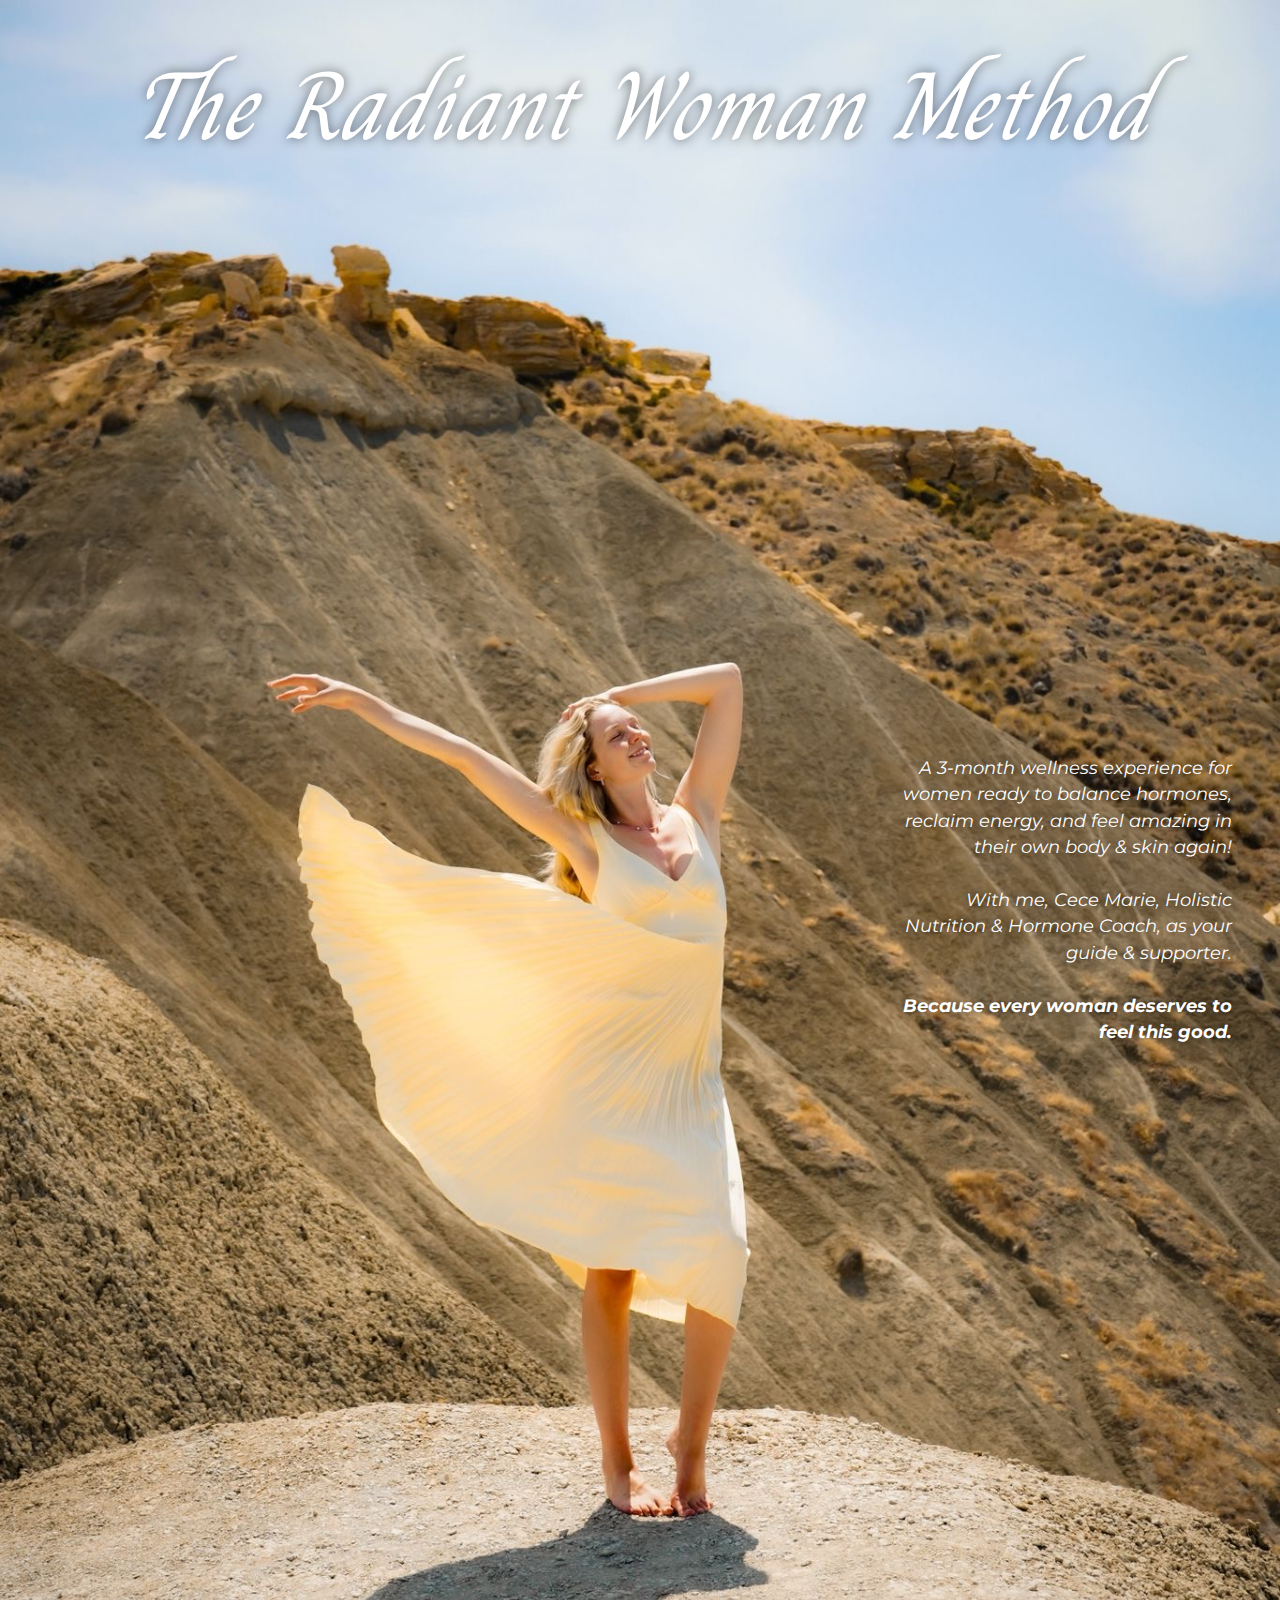
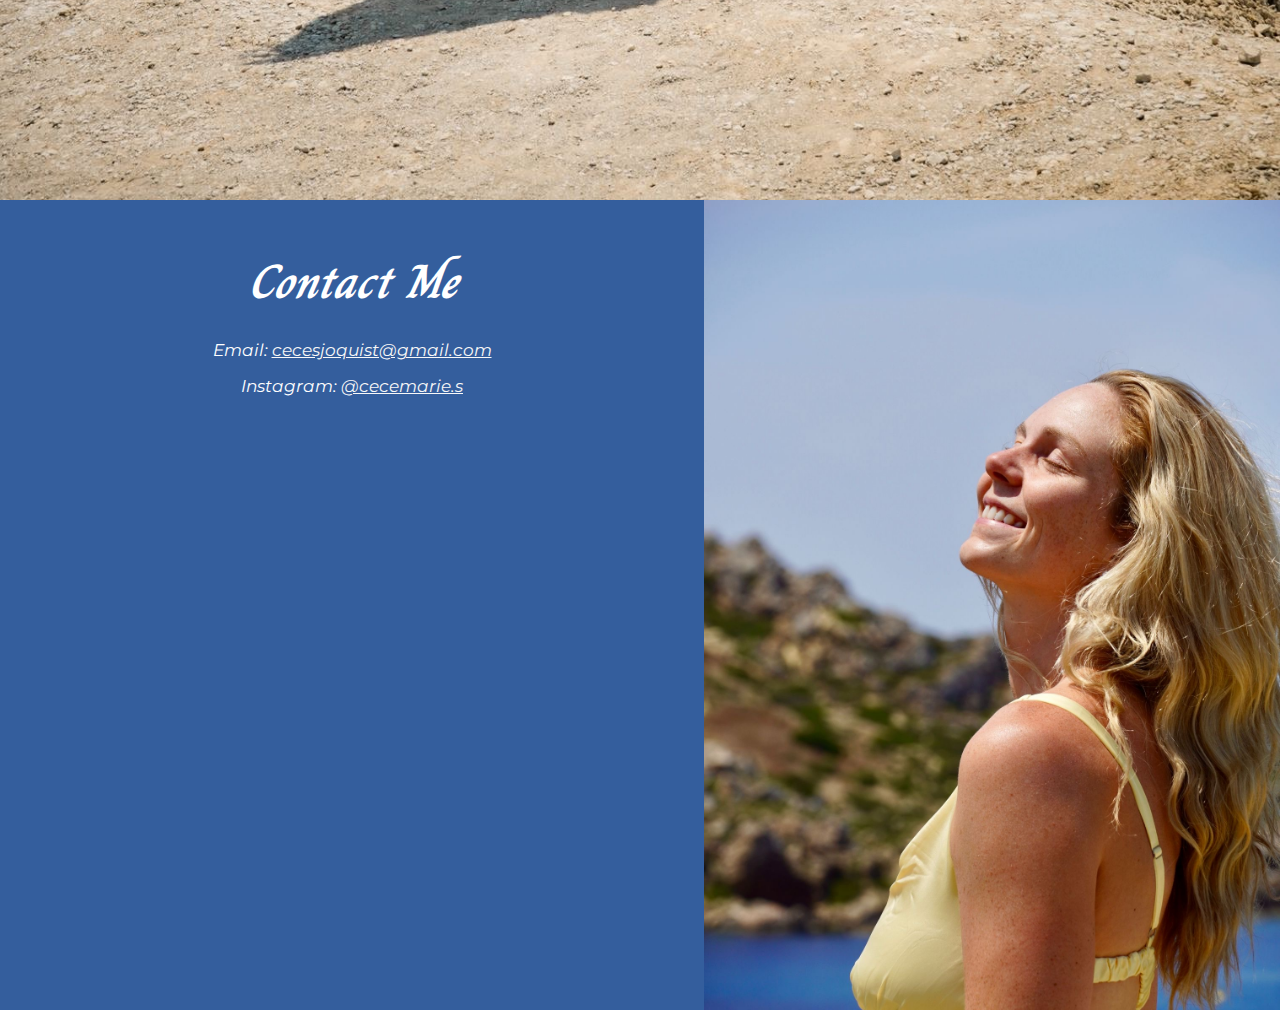
<file: index.html>
<!DOCTYPE html>
<html lang="en">
<head>
  <meta charset="utf-8">
  <title>The Radiant Woman Method</title>
  <meta name="viewport" content="width=device-width,initial-scale=1">
  <link rel="preconnect" href="https://fonts.gstatic.com" crossorigin>
  <link href="https://fonts.googleapis.com/css2?family=Montserrat:ital,wght@0,100..900;1,100..900&display=swap" rel="stylesheet">
  <link rel="preconnect" href="https://fonts.googleapis.com">
  <link rel="preconnect" href="https://fonts.gstatic.com" crossorigin>
  <link href="https://fonts.googleapis.com/css2?family=Charm:wght@400;700&display=swap" rel="stylesheet">

  <style>
    :root { --brand-blue:#345e9d; --white:#fff; }
    *{box-sizing:border-box;margin:0;padding:0;}
    body{font-family:Helvetica,Arial,sans-serif;line-height:1.4;color:#222;}

    /* HERO (full‑bleed photo with floating copy) */
    .hero {
	position:relative;
	height:200vh;
	min-height:420px;
	overflow:hidden;
    }

    .hero img {
	position:absolute;
	inset:0;
	width:100%;
	height:100%;
	object-fit:cover;
    }

    .hero__title {
	position:absolute;
	top:2rem;
	left:50%;
	transform:translateX(-50%);
	font:clamp(2rem,10vw,6rem) "Charm",serif;
	font-style: italic;
	color:var(--white);
	text-shadow:0 0 12px #0008;white-space:nowrap;
    }

    .hero__blurb {
	position:absolute;
	top:50%;
	right:3rem;
	transform:translateY(-50%);
        max-width:28ch;
	text-align:right;
	font-size:1.1rem;
	line-height:1.5;
	font-family: "Montserrat",serif;
	font-style: italic;
        color:var(--white);
	text-shadow:0 0 8px #0007;
    }

    @media (max-width:700px){      /* keep text from falling off on phones */
      .hero{height:200vh;}
      .hero__blurb{
	top:50%;
	right:3rem;
	transform:translateY(-50%);
	text-align:right;
      }
    }

    /* CONTACT SPLIT */
    .contact {
	display:flex;
	height:90vh;
    }

    .contact__info {
	flex:1 1 55%;
	background:var(--brand-blue);
	color:var(--white);
        display:flex;
	flex-direction:column;
	justify-content:top;
	align-items:center;
        padding:3rem 2rem;
	text-align:center;
    }

    .contact__info h2{
        font-family:"Charm",serif;
	font-weight:600;
        font-size:clamp(1.8rem,4vw,3rem);
	font-style: italic;
	margin-bottom:1.5rem;
    }

    .contact__info p {
        font-family:"Montserrat",serif;
	margin-bottom:.75rem;
	font-size:1.05rem;
	font-style: italic;
    }

    .contact__img {
	flex:1 1 45%;
    }

    .contact__img img {
	width:100%;
	height:100%;
	object-fit:cover;

    }

  </style>
</head>

<body>

  <!-- HERO -->
  <section class="hero">
    <img src="hero.jpeg" alt="Cece dancing in yellow dress on a sun‑baked hill">
    <h1 class="hero__title">The Radiant Woman Method</h1>
    <p class="hero__blurb">
      A 3‑month wellness experience for women ready to balance hormones, reclaim energy, and feel amazing in their own body&nbsp;&amp;&nbsp;skin again!<br><br>
      With me, Cece Marie, Holistic Nutrition&nbsp;&amp;&nbsp;Hormone Coach, as your guide &amp; supporter.<br><br>
      <strong>Because every woman deserves to feel this good.</strong>
    </p>
  </section>

  <!-- CONTACT -->
  <section class="contact">
    <div class="contact__info">
      <h2>Contact&nbsp;Me</h2>
      <p>Email:
	<a style="color:#f8f8f8;text-decoration:underline;">cecesjoquist@gmail.com </a>
	</p>
      <p>Instagram: <a href="https://instagram.com/cecemarie.s" target="_blank"
	style="color:#f8f8f8;text-decoration:underline;">@cecemarie.s</a></p>
    </div>
    <div class="contact__img">
      <img src="contact.jpeg" alt="Cece smiling near the sea">
    </div>
  </section>

</body>
</html>
</file>
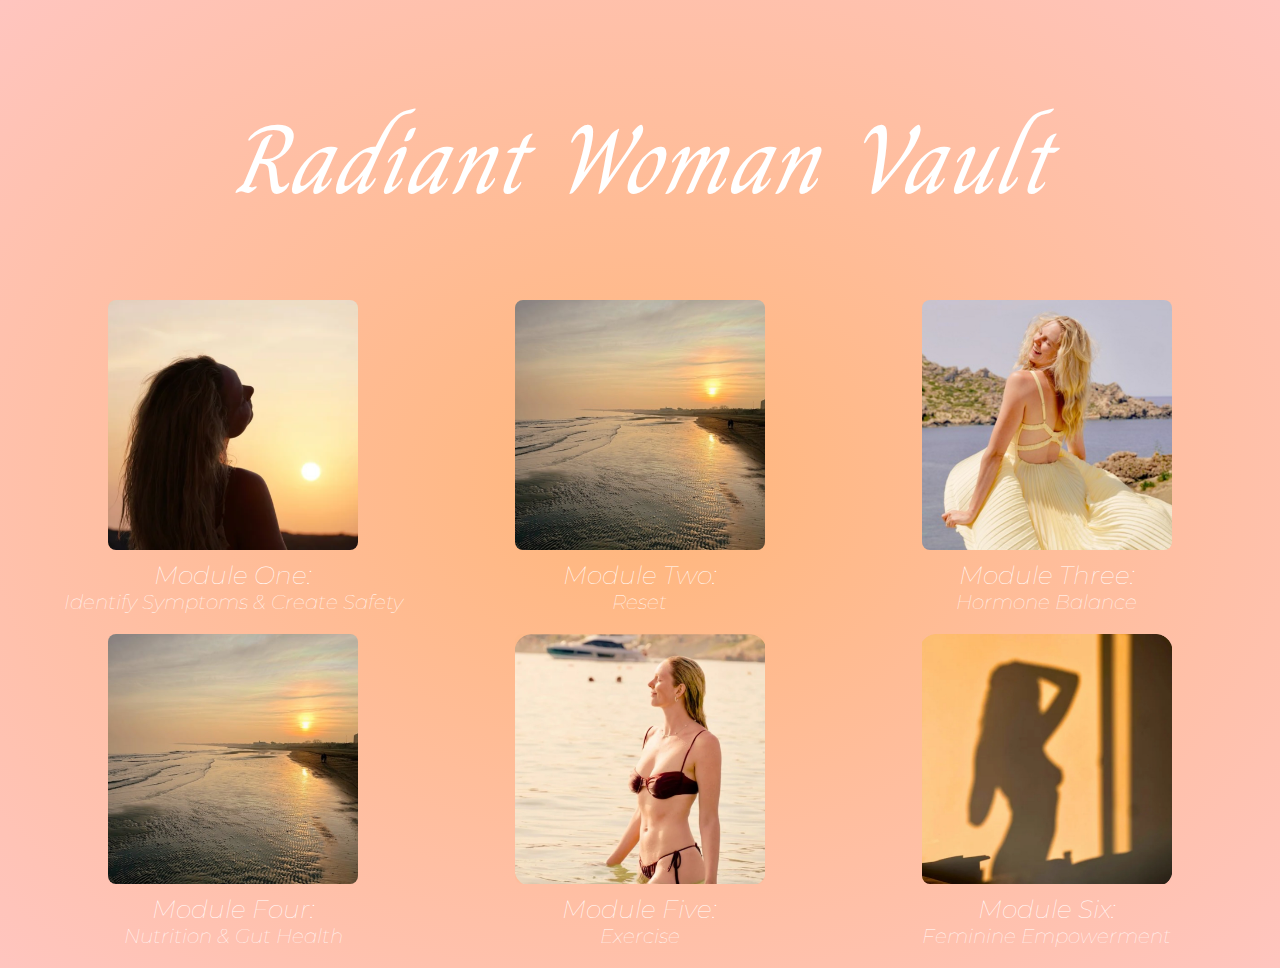
<file: cecewebsitetest.html>
<!DOCTYPE html>
<html lang="en">
<head>
  <meta charset="UTF-8" />
  <meta name="viewport" content="width=device-width, initial-scale=1.0" />
  <title>Radiant Woman Method Vault</title>

  <!-- Fonts -->
  <link rel="preconnect" href="https://fonts.googleapis.com" />
  <link rel="preconnect" href="https://fonts.gstatic.com" crossorigin />
  <link href="https://fonts.googleapis.com/css2?family=Charm:wght@400;700&family=Montserrat:ital,wght@0,100..900;1,100..900&display=swap" rel="stylesheet" />

  <!-- Styles -->
  <link rel="stylesheet" href="styles.css" />
</head>
<body>
  <div class="container">
    <h1>Radiant Woman Vault</h1>
    <div class="grid">
      <div class="module">
        <img src="RW_M1.jpeg" alt="Module 1" />
        <a href="rw_week1.html">Module One:</a> Identify Symptoms & Create Safety
      </div>
      <div class="module">
        <img src="RW_M2.jpeg" alt="Module 2" />
        <a href="week2.html">Module Two:</a> Reset
      </div>
      <div class="module">
        <img src="RW_M3.jpeg" alt="Module 3" />
        <a href="week3.html">Module Three:</a> Hormone Balance
      </div>
      <div class="module">
        <img src="RW_M4.jpeg" alt="Module 4" />
        <a href="week4.html">Module Four:</a> Nutrition & Gut Health
      </div>
      <div class="module">
        <img src="RW_M5.jpeg" alt="Module 5" />
        <a href="week5.html">Module Five:</a> Exercise
      </div>
      <div class="module">
        <img src="RW_M6.jpeg" alt="Module 6" />
        <a href="week6.html">Module Six:</a> Feminine Empowerment
      </div>
    </div>
  </div>
</body>
</html>
</file>
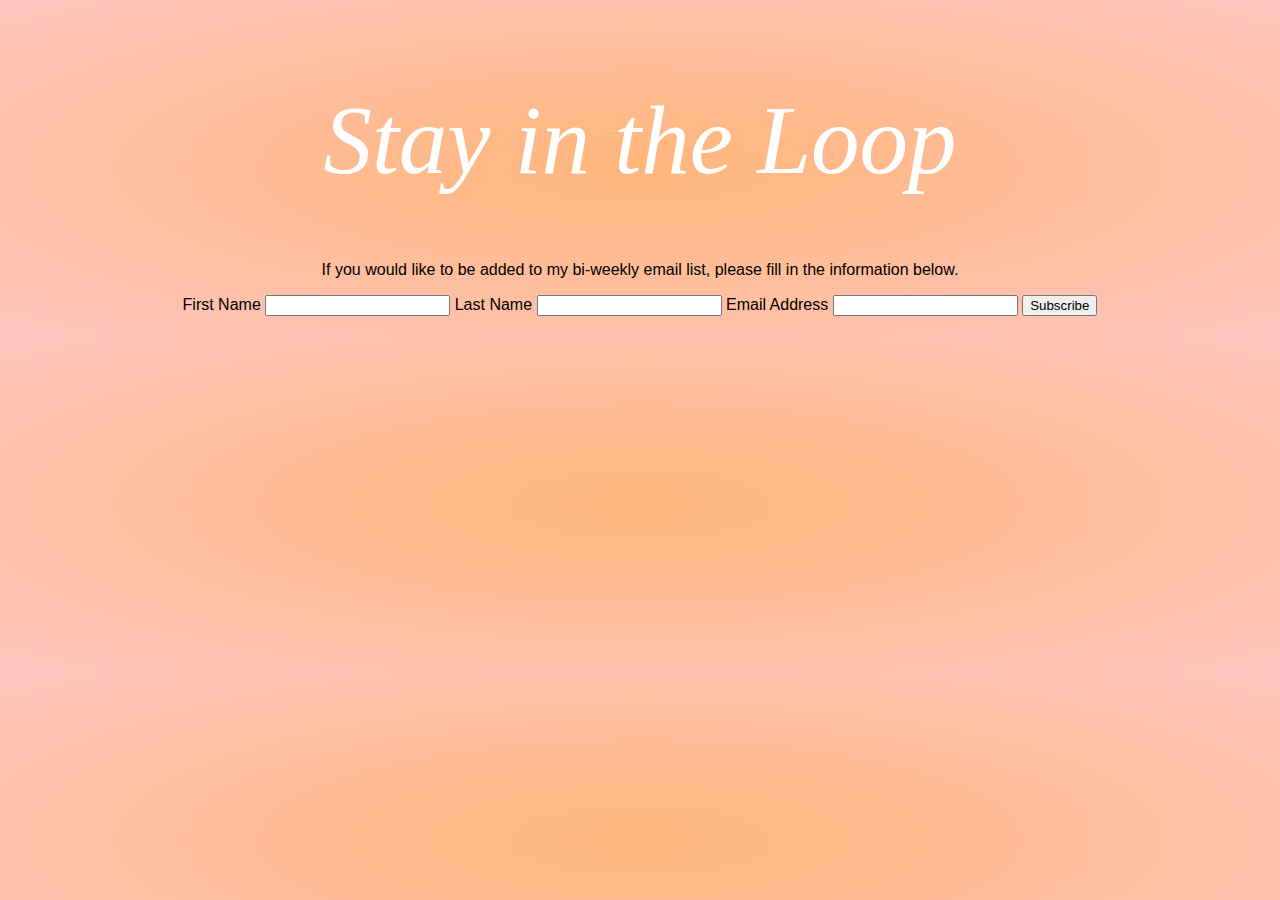
<file: contactform.html>
<!DOCTYPE html>
<html lang="en">
<head>
  <meta charset="UTF-8" />
  <meta name="viewport" content="width=device-width, initial-scale=1.0" />
  <title>Contact Form</title>
  <link rel="stylesheet" href="/styles.css" />
  
  <!-- Styles -->
  <link rel="stylesheet" href="styles.css" />
  
</head>
<body>
  <h1>Stay in the Loop</h1>
  <p>If you would like to be added to my bi-weekly email list, please fill in the information below.</p>

  <form action="https://formsubmit.co/your@email.com" method="POST">
    <label for="first-name">First Name</label>
    <input type="text" id="first-name" name="first name" required />

    <label for="last-name">Last Name</label>
    <input type="text" id="last-name" name="last name" required />

    <label for="email">Email Address</label>
    <input type="email" id="email" name="email" required />

    <!-- Optional redirect after submit -->
    <input type="hidden" name="_redirect" value="https://cecemaire.com/thank-you.html">
    <!-- Optional: disable captcha -->
    <input type="hidden" name="_captcha" value="false">

    <button type="submit">Subscribe</button>
  </form>
</body>
</html>
</file>
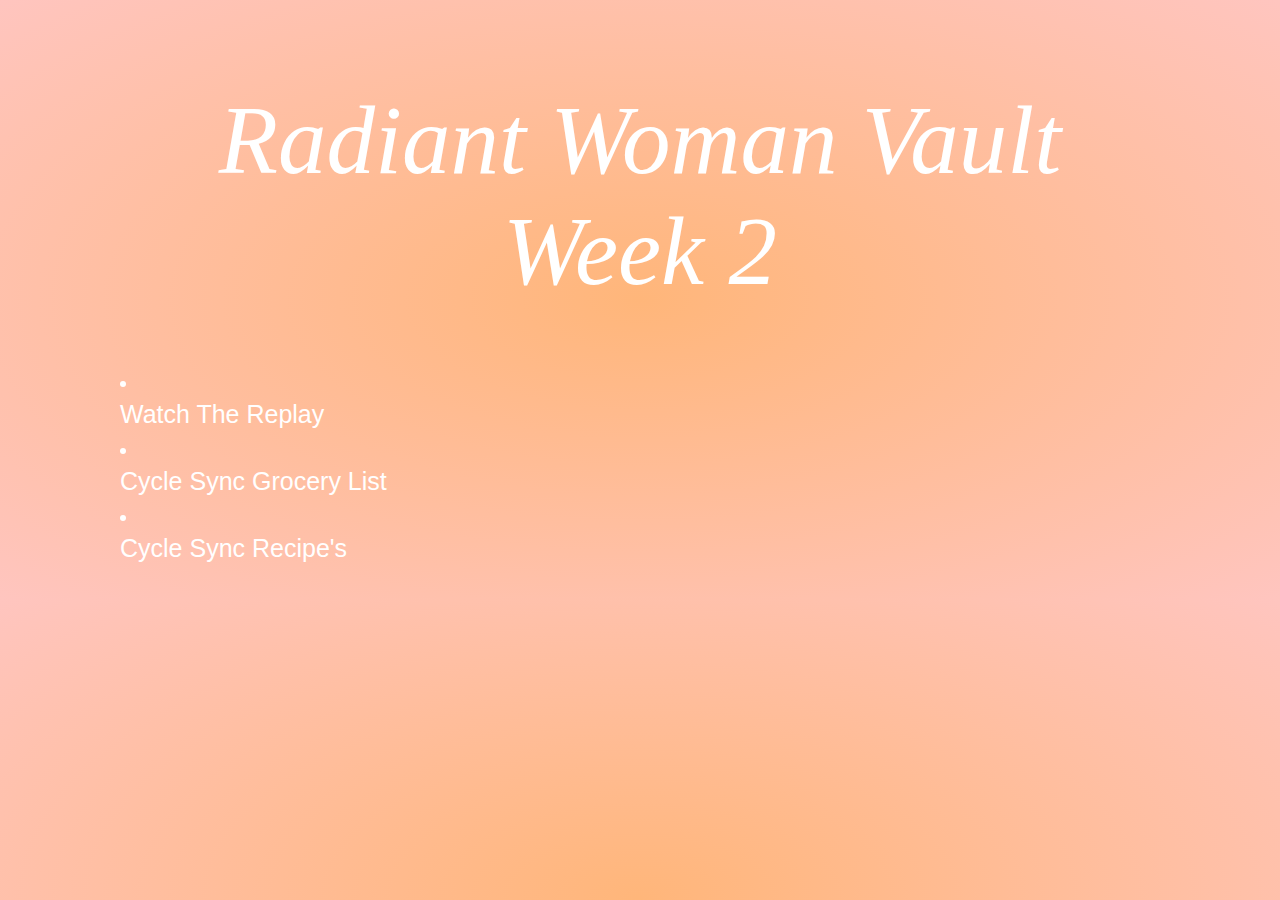
<file: re_week2.html>
<!DOCTYPE html>
<html lang="en">
<head>
  <meta charset="UTF-8" />
  <meta name="viewport" content="width=device-width, initial-scale=1.0" />
  <title>Radiant Woman Vault - Week 2</title>
  <link rel="stylesheet" href="styles.css" />
</head>
<body>
  <h1>Radiant Woman Vault<br>Week 2</h1>
  <ul>
    <li><a href="https://youtu.be/8On4UujdgzE">Watch The Replay</a></li>
    <li><a href="cycle sync grocery list.pdf">Cycle Sync Grocery List</a></li>
    <li><a href="Recipe's.pdf">Cycle Sync Recipe's</a></li>
  </ul>
</body>
</html>
</file>
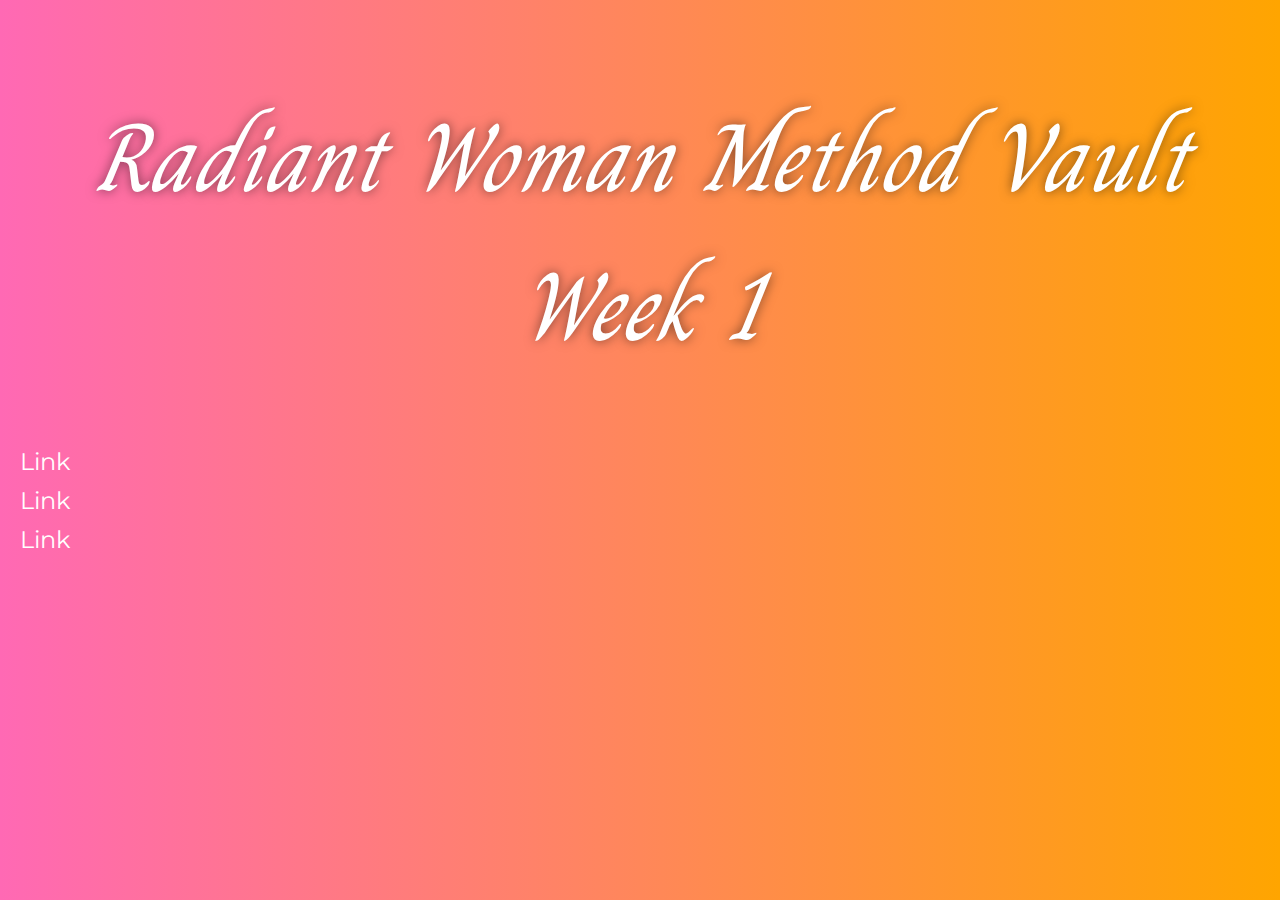
<file: rw-week1.html>
<!DOCTYPE html>
<html lang="en">
<head>
    <meta charset="UTF-8">
    <meta name="viewport" content="width=device-width, initial-scale=1.0">
    <title>Radiant Woman Method Vault - Week 1</title>
    <meta name="viewport" content="width=device-width,initial-scale=1">
    <link rel="preconnect" href="https://fonts.gstatic.com" crossorigin>
    <link href="https://fonts.googleapis.com/css2?family=Montserrat:ital,wght@0,100..900;1,100..900&display=swap" rel="stylesheet">
    <link rel="preconnect" href="https://fonts.googleapis.com">
    <link rel="preconnect" href="https://fonts.gstatic.com" crossorigin>
    <link href="https://fonts.googleapis.com/css2?family=Charm:wght@400;700&display=swap" rel="stylesheet">


    <style>
        body {
            background: linear-gradient(to right, #ff69b4, #ffa500);
            text-align: center;
            margin: 0;
            padding: 20px;
        }

        h1 {
	    font:clamp(2rem,10vw,6rem) "Charm",serif;
	    font-style: italic;
	    color:var(--white);
	    text-shadow:0 0 12px #0008;white-space:nowrap;
            color: #fff;

        }

        ul {
	    //font-family: "Montserrat",serif;
            list-style-type: none;
            padding: 0;
        }

        li {
	    font-family: "Montserrat",serif;
            font-size: 1.5em;
            margin: 10px 0;
	    text-align: left;
        }

        a {
	    font-family: "Montserrat",serif;
            color: #fff;
            text-decoration: none;

        }

        a:hover {
                text-decoration: underline;
        }

    </style>
</head>
<body>
    <h1>Radiant Woman Method Vault<br>Week 1</h1>
    <ul>
        <li><a href="#">Link</a></li>
        <li><a href="#">Link</a></li>
        <li><a href="#">Link</a></li>
    </ul>
</body>
</html>
</file>
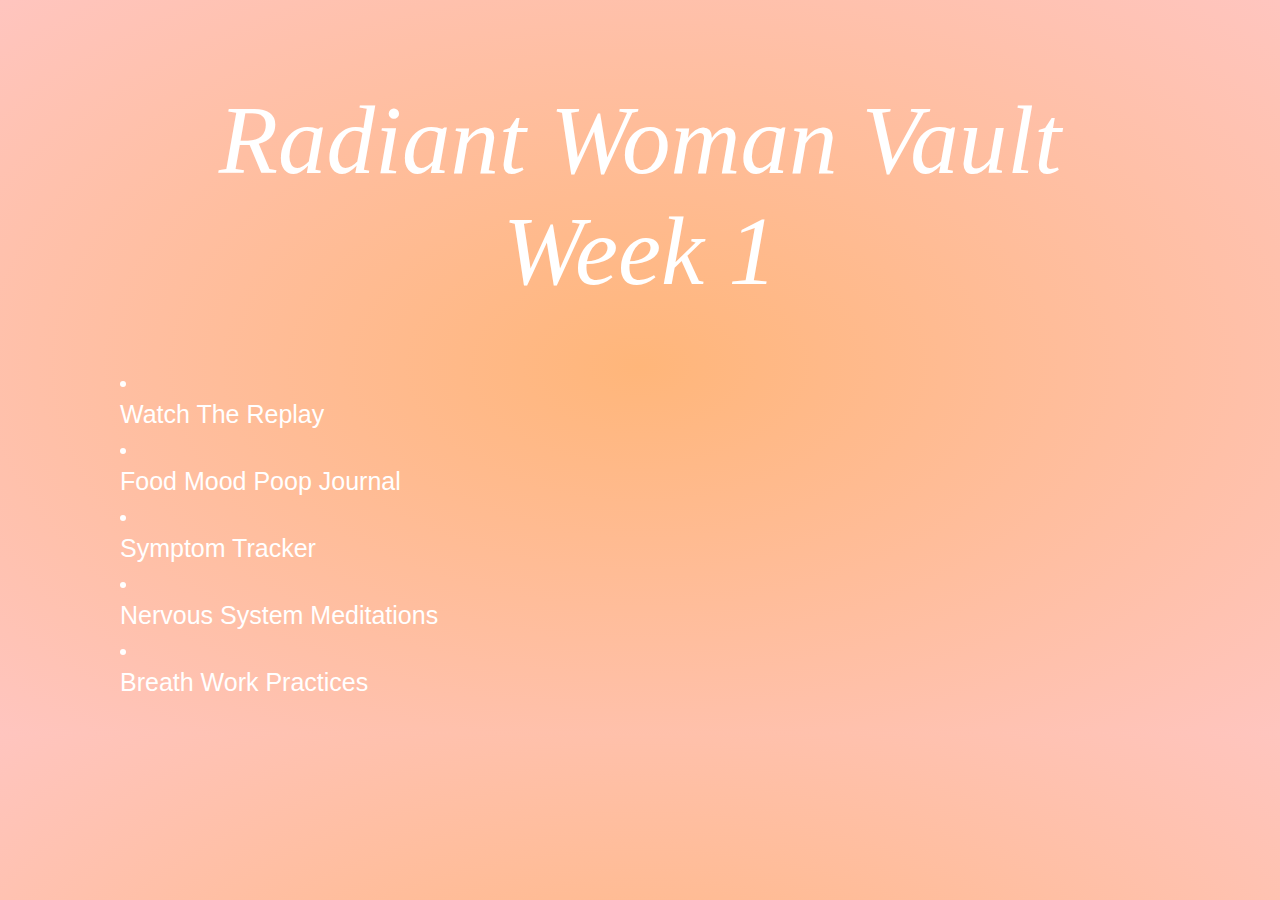
<file: rw_week1.html>
<!DOCTYPE html>
<html lang="en">
<head>
  <meta charset="UTF-8" />
  <meta name="viewport" content="width=device-width, initial-scale=1.0" />
  <title>Radiant Woman Vault - Week 1</title>
  <link rel="stylesheet" href="styles.css" />
</head>
<body>
  <h1>Radiant Woman Vault<br>Week 1</h1>
  <ul>
    <li><a href="https://drive.google.com/file/d/1-c4BRGL3UDiPE2dQ-IAfW2vR_Pg5Papd/view">Watch The Replay</a></li>
    <li><a href="https://www.canva.com/design/DAGtLvhfh5Y/jNJETFRrIRyefRrdMpfQIg/edit">Food Mood Poop Journal</a></li>
    <li><a href="https://www.canva.com/design/DAGrk8-M9ig/bX_v72mjJpJanYzl-LjGgw/edit">Symptom Tracker</a></li>
    <li><a href="https://www.youtube.com/playlist?list=PLTGDbUhoebtfZuwyQvuEMFk-EcW7tKg7T">Nervous System Meditations</a></li>
    <li><a href="https://www.youtube.com/playlist?list=PLTGDbUhoebtc1JNnXKvE8rn0syXHZqzsv">Breath Work Practices</a></li>
  </ul>
</body>
</html>
</file>
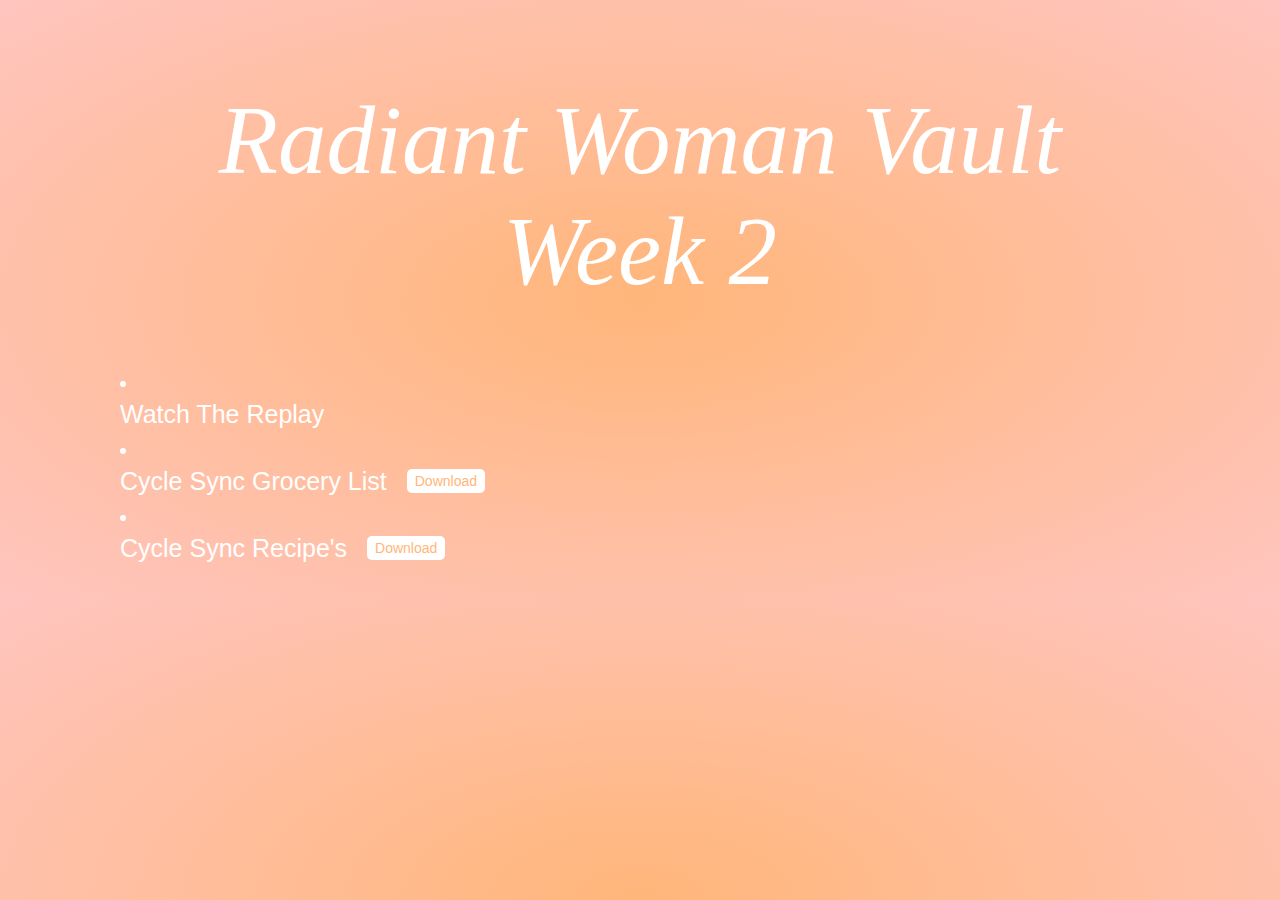
<file: rw_week2.html>
<!DOCTYPE html>
<html lang="en">
<head>
  <meta charset="UTF-8" />
  <meta name="viewport" content="width=device-width, initial-scale=1.0" />
  <title>Radiant Woman Vault - Week 2</title>
  <link rel="stylesheet" href="styles.css" />
</head>
<body>
  <h1>Radiant Woman Vault<br>Week 2</h1>
<ul>
  <li><a href="https://youtu.be/8On4UujdgzE"target="_blank">Watch The Replay</a></li>

  <li>
  <div style="display: flex; align-items: center; gap: 20px;">
      <a href="cycle sync grocery list.pdf" target="_blank" style="white-space: nowrap;">
        Cycle Sync Grocery List
      </a>
      <a href="cycle sync grocery list.pdf" download 
         style="background-color: white; color: #ffb67a; padding: 4px 8px; border-radius: 5px; 
                text-decoration: none; font-size: 14px;">
      Download
    </a>
  </div>
 </li>

<li>
  <div style="display: flex; align-items: center; gap: 20px;">
    <a href="Recipe's.pdf" target="_blank" style="white-space: nowrap;">
      Cycle Sync Recipe's
    </a>
    <a href="Recipe's.pdf" download
       style="background-color: white; color: #ffb67a; padding: 4px 8px; border-radius: 5px;
              text-decoration: none; font-size: 14px;">
      Download
    </a>
  </div>
</li>
</ul>
</body>
</html>
</file>
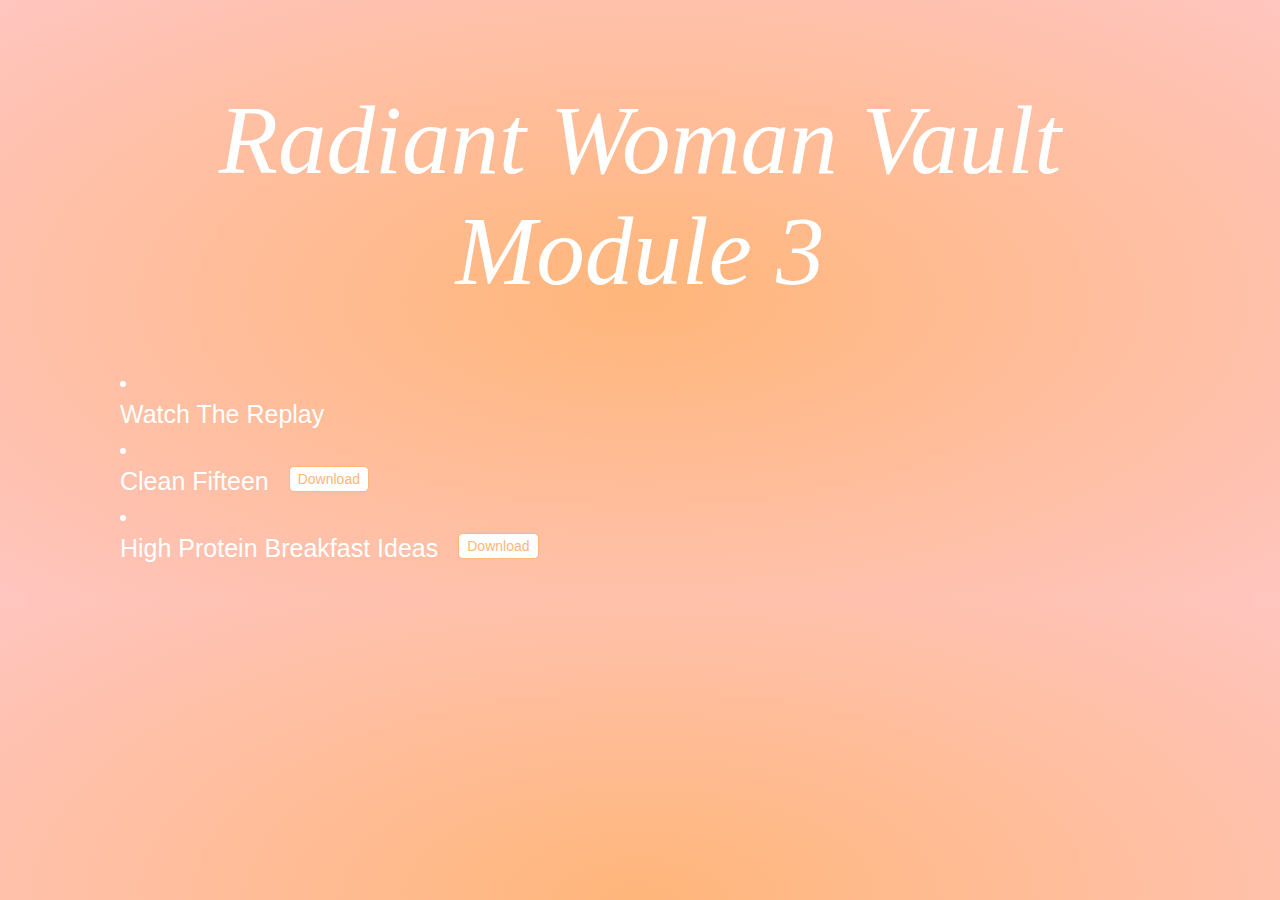
<file: rw_week3.html>
<!DOCTYPE html>
<html lang="en">
<head>
  <meta charset="UTF-8" />
  <meta name="viewport" content="width=device-width, initial-scale=1.0" />
  <title>Radiant Woman Vault - Module 3</title>
  <link rel="stylesheet" href="styles.css" />
  <style>
    .dl-btn {
      background-color: white; color: #ffb67a; padding: 4px 8px;
      border-radius: 5px; text-decoration: none; font-size: 14px;
      border: 1px solid #ffb67a; cursor: pointer;
    }
    .row { display: flex; align-items: center; gap: 20px; }
  </style>
  <script>
    async function forceDownload(url, filename) {
      try {
        // Encode spaces and special characters just in case
        const safeUrl = encodeURI(url);
        const res = await fetch(safeUrl, { credentials: "same-origin" });
        if (!res.ok) throw new Error("Network response was not ok");
        const blob = await res.blob();
        const objUrl = URL.createObjectURL(blob);
        const a = document.createElement('a');
        a.href = objUrl;
        a.download = filename || url.split('/').pop();
        document.body.appendChild(a);
        a.click();
        a.remove();
        URL.revokeObjectURL(objUrl);
      } catch (err) {
        alert("Download failed. This can happen if the file is hosted on a different domain that blocks downloads. " +
              "If you're using GitHub (blob/raw links), switch to GitHub Pages or keep the PDFs in this site.");
        console.error(err);
      }
    }
  </script>
</head>
<body>
  <h1>Radiant Woman Vault<br>Module 3</h1>

  <ul>
    <li><a href="https://youtu.be/x5qgiCHoPtI" target="_blank">Watch The Replay</a></li>

    <li>
      <div class="row">
        <a href="CleanFifteen.pdf" target="_blank" style="white-space: nowrap;">
          Clean Fifteen
        </a>
        <button class="dl-btn" onclick="forceDownload('CleanFifteen.pdf','CleanFifteen.pdf')">Download</button>
      </div>
    </li>

    <li>
      <div class="row">
        <a href="High%20Protein%20Breakfast%20Ideas.pdf" target="_blank" style="white-space: nowrap;">
          High Protein Breakfast Ideas
        </a>
        <button class="dl-btn" onclick="forceDownload('High%20Protein%20Breakfast%20Ideas.pdf','High Protein Breakfast Ideas.pdf')">Download</button>
      </div>
    </li>
  </ul>
</body>
</html>
</file>
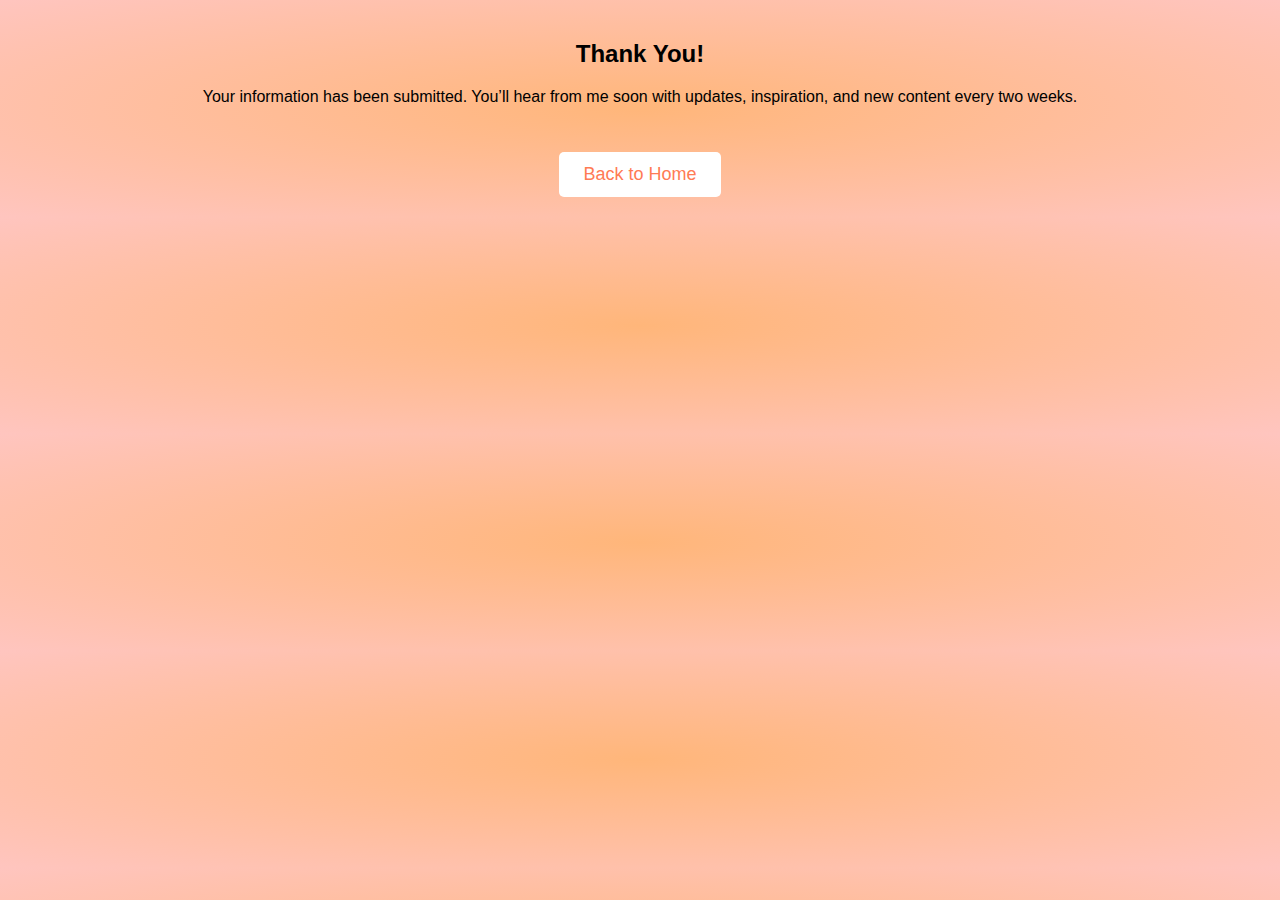
<file: thank-you.html>
<!DOCTYPE html>
<html lang="en">
<head>
  <meta charset="UTF-8">
  <meta name="viewport" content="width=device-width, initial-scale=1.0">
  <title>Thank You</title>
  <link rel="stylesheet" href="styles.css" />
 
</head>
<body>
  <div class="thank-you">
    <h2>Thank You!</h2>
    <p>Your information has been submitted. You’ll hear from me soon with updates, inspiration, and new content every two weeks.</p>
    <a href="/" class="button">Back to Home</a>
  </div>
</body>
</html>
</file>
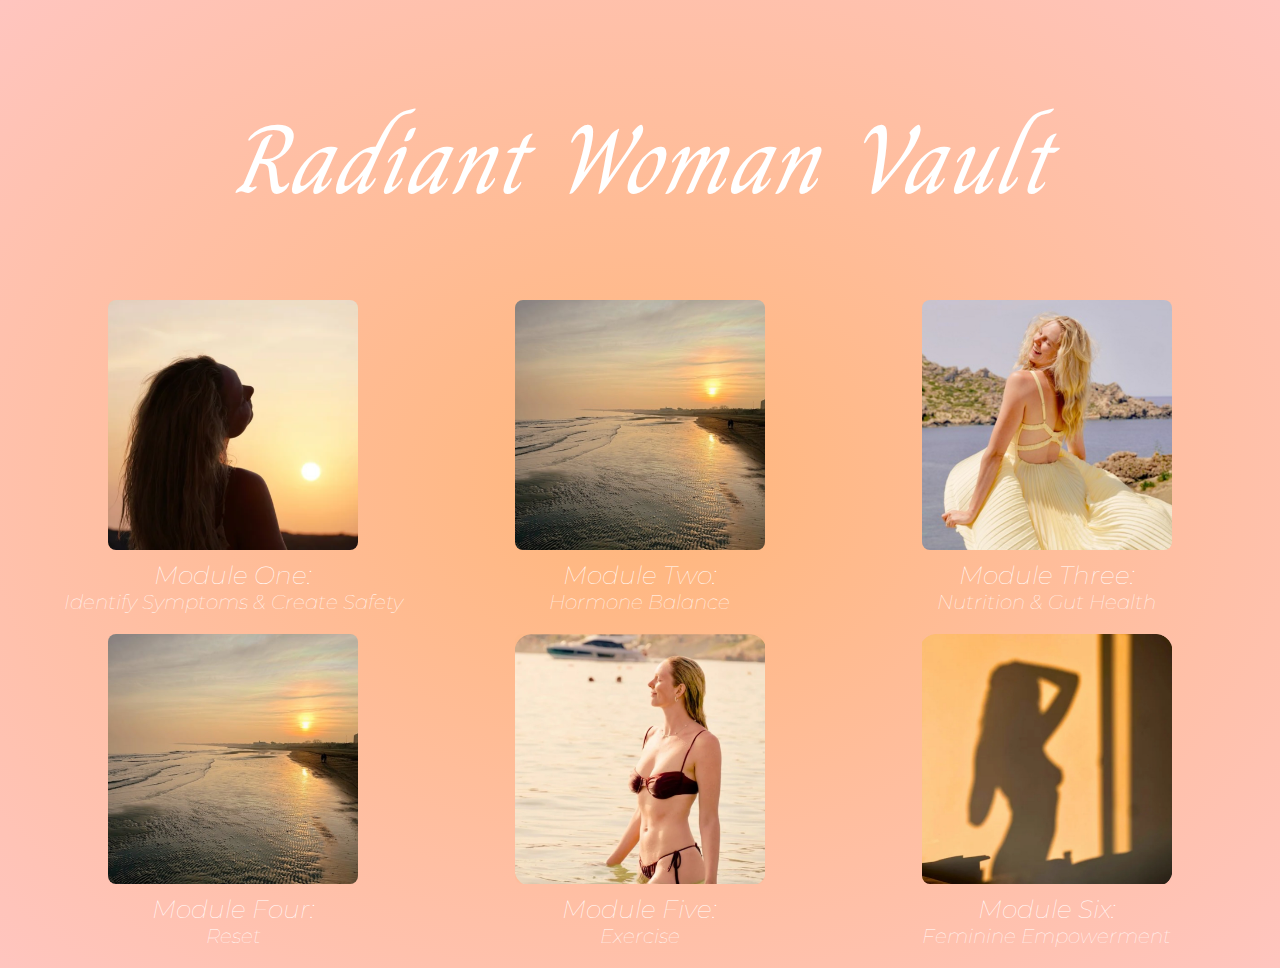
<file: theradiantwoman.html>
<!DOCTYPE html>
<html lang="en">
<head>
  <meta charset="UTF-8" />
  <meta name="viewport" content="width=device-width, initial-scale=1.0" />
  <title>Radiant Woman Method Vault</title>

  <!-- Fonts -->
  <link rel="preconnect" href="https://fonts.googleapis.com" />
  <link rel="preconnect" href="https://fonts.gstatic.com" crossorigin />
  <link href="https://fonts.googleapis.com/css2?family=Charm:wght@400;700&family=Montserrat:ital,wght@0,100..900;1,100..900&display=swap" rel="stylesheet" />

  <!-- Styles -->
  <link rel="stylesheet" href="styles.css" />
</head>
<body>
  <div class="container">
    <h1>Radiant Woman Vault</h1>
    <div class="grid">
      <div class="module">
        <img src="RW_M1.jpeg" alt="Module 1" />
        <a href="rw_week1.html">Module One:</a> Identify Symptoms & Create Safety
      </div>
      <div class="module">
        <img src="RW_M2.jpeg" alt="Module 2" />
        <a href="rw_week2.html">Module Two:</a> Hormone Balance
      </div>
      <div class="module">
        <img src="RW_M3.jpeg" alt="Module 3" />
        <a href="rw_week3.html">Module Three:</a> Nutrition & Gut Health
      </div>
      <div class="module">
        <img src="RW_M4.jpeg" alt="Module 4" />
        <a href="rw_week4.html">Module Four:</a> Reset
      </div>
      <div class="module">
        <img src="RW_M5.jpeg" alt="Module 5" />
        <a href="rw_week5.html">Module Five:</a> Exercise
      </div>
      <div class="module">
        <img src="RW_M6.jpeg" alt="Module 6" />
        <a href="rw_week6.html">Module Six:</a> Feminine Empowerment
      </div>
    </div>
  </div>
</body>
</html>
</file>
<file: styles.css>
/* styles_with_downloads.css */
/* --- Base / Existing styles (cleaned) --- */

body {
  background: radial-gradient(#ffb67a, #ffc5bf);
  text-align: center;
  margin: 0;
  padding: 20px;
  font-family: 'Montserrat', sans-serif;
}

h1 {
  font-size: 97px;
  font-weight: 100;
  font-family: 'Charm', serif;
  font-style: italic;
  color: #fff;
  white-space: nowrap;
}

.container {
  max-width: 1200px;
  margin: 0 auto;
  padding: 0 20px;
}

.grid {
  display: grid;
  grid-template-columns: repeat(3, 1fr);
  gap: 20px;
  margin-top: 40px;
}

.module {
  font-size: 20px;
  font-weight: 100; /* fixed casing */
  font-style: italic;
  color: #fff;
  border-radius: 5px;
  text-align: center;
}

.module img {
  width: 100%;
  height: 250px;
  object-fit: cover;
  border-radius: 8px;
}

img {
  width: 100%;
  max-width: 250px;
  height: auto;
  border-radius: 10px;
}

a {
  color: #fff;
  font-size: 25px;
  font-weight: 100; /* fixed casing */
  display: block;
  margin-top: 5px;
  text-decoration: none;
}

ul {
  list-style-type: disc;
  list-style-position: inside;
  color: #fff;
  text-align: left;
  padding-left: 100px; /* about 1 inch on most screens */
  max-width: 600px;
  /* removed invalid '//' CSS comment */
  /* margin: 0 auto;  center the whole block horizontally if desired */
}

li {
  margin-bottom: 10px;
  font-size: 20px;
}

a:hover {
  text-decoration: underline;
}


a.button {
  display: inline-block;
  margin-top: 30px;
  background-color: #fff;
  color: #ff7b54;
  padding: 12px 24px;
  border-radius: 5px;
  font-size: 18px;
  text-decoration: none;
  transition: background-color 0.3s ease;
}

a.button:hover {
  background-color: #ffe3d3;
}

/* --- Download row + button styles --- */

.download-row {
  display: flex;
  align-items: center;
  gap: 20px;
  flex-wrap: wrap; /* prevents overflow on small screens */
  margin: 0.5rem 0;
}

.download-row .download-link {
  white-space: nowrap; /* keep the title on one line when there is room */
}

a[download],
.download-btn {
  display: inline-block;
  background-color: white;
  color: #ffb67a;
  padding: 4px 8px;
  border-radius: 5px;
  font-size: 14px;
  text-decoration: none;
  border: none;      /* removes the outline look from <button> */
  cursor: pointer;
  transition: background-color 0.2s ease;
}

a[download]:hover,
.download-btn:hover {
  background-color: #ffe3d3;
}

a[download]:active,
.download-btn:active {
  transform: translateY(1px);
}

/* Keyboard focus visibility for accessibility */
a[download]:focus-visible,
.download-btn:focus-visible {
  outline: 3px solid #1a73e8;
  outline-offset: 2px;
}

/* Respect reduced motion */
@media (prefers-reduced-motion: reduce) {
  a[download],
  .download-btn {
    transition: none;
  }
}

/* --- Mobile styles: make layout consistent across devices --- */
@media (max-width: 768px) {
  body {
    padding: 20px;
  }

  h1 {
    font-size: clamp(2rem, 10vw, 3.5rem);
    white-space: normal;
  }

  .grid {
    grid-template-columns: 1fr; /* stack modules vertically */
  }

  img {
    max-width: 100%;
    height: auto;
  }

  ul {
    padding-left: 20px;
    margin: 0 auto;
    max-width: 100%;
  }

  a {
    font-size: 20px;
  }

  li {
    font-size: 18px;
  }

  /* Ensure download rows look good on phones */
  .download-row {
    gap: 12px;
  }

  a[download],
  .download-btn {
    font-size: 16px; /* slightly larger tap target text on mobile */
    padding: 10px 16px;
  }
}
</file>
